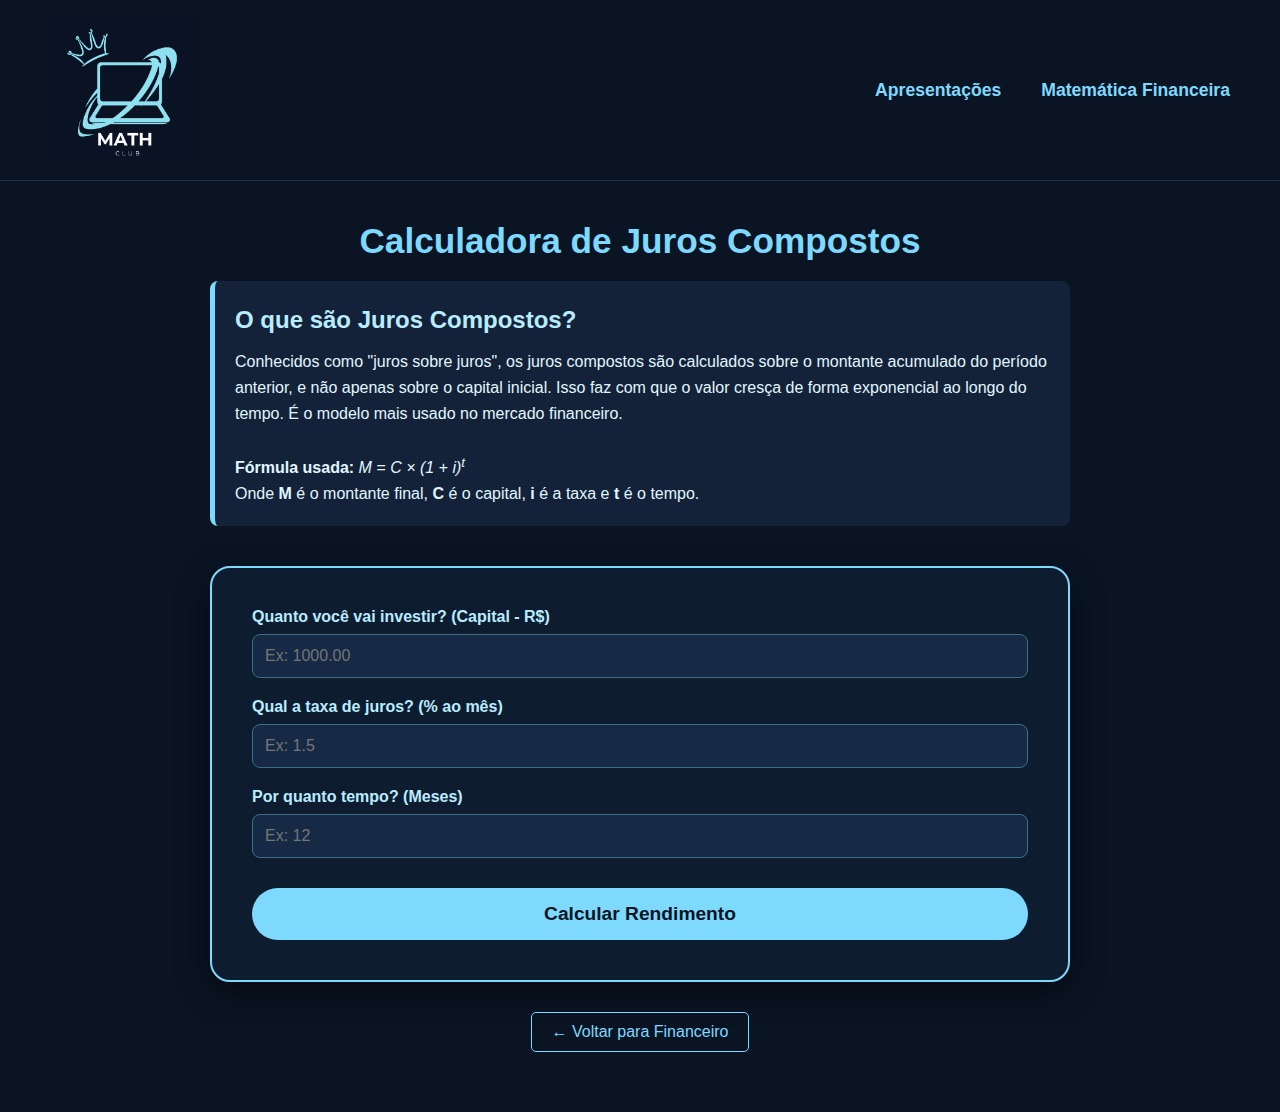
<file: financeiro_page/calculadora_composto/index.html>
<!DOCTYPE html>
<html lang="pt-BR">

<head>
    <meta charset="UTF-8">
    <meta name="viewport" content="width=device-width, initial-scale=1.0">
    <title>Math Club - Calculadora Juros Compostos</title>
    <link rel="stylesheet" href="/financeiro_page/calculadora_composto/index.css">
</head>

<body>
    <header>
        <a href="/index.html">
            <div class="logo">
                <img src="/images/logo.png" alt="Math Club Logo"
                    onerror="this.src='https://placehold.co/200x50/0a1423/7ed9ff?text=Math+Club'">
            </div>
        </a>
        <nav>
            <a href="#">Apresentações</a>
            <a href="/financeiro.html">Matemática Financeira</a>
        </nav>
    </header>

    <h1 class="page-title">Calculadora de Juros Compostos</h1>

    <main class="main-container">

        <!-- Área de Explicação Teórica -->
        <section class="info-card">
            <h2>O que são Juros Compostos?</h2>
            <p>
                Conhecidos como "juros sobre juros", os juros compostos são calculados sobre o montante acumulado do
                período anterior, e não apenas sobre o capital inicial. Isso faz com que o valor cresça de forma
                exponencial ao longo do tempo. É o modelo mais usado no mercado financeiro.
                <br><br>
                <strong>Fórmula usada:</strong> <em>M = C × (1 + i)<sup>t</sup></em> <br>
                Onde <strong>M</strong> é o montante final, <strong>C</strong> é o capital, <strong>i</strong> é a taxa
                e <strong>t</strong> é o tempo.
            </p>
        </section>

        <!-- Calculadora -->
        <section class="calculator-box">
            <div class="form-group">
                <label for="capital">Quanto você vai investir? (Capital - R$)</label>
                <input type="number" id="capital" placeholder="Ex: 1000.00" step="0.01">
            </div>

            <div class="form-group">
                <label for="taxa">Qual a taxa de juros? (% ao mês)</label>
                <input type="number" id="taxa" placeholder="Ex: 1.5" step="0.01">
            </div>

            <div class="form-group">
                <label for="tempo">Por quanto tempo? (Meses)</label>
                <input type="number" id="tempo" placeholder="Ex: 12">
            </div>

            <button class="calc-btn" onclick="calcularJurosCompostos()">Calcular Rendimento</button>

            <!-- Área de Resultado (Inicialmente oculta) -->
            <div id="resultArea" class="result-section">
                <h3 class="result-title">Resultado da Simulação</h3>

                <div class="result-item">
                    <span>Capital Investido:</span>
                    <span class="result-value" id="resCapital">R$ 0,00</span>
                </div>
                <div class="result-item">
                    <span>Taxa de Juros:</span>
                    <span class="result-value" id="resTaxa">0% a.m.</span>
                </div>
                <div class="result-item">
                    <span>Período:</span>
                    <span class="result-value" id="resTempo">0 meses</span>
                </div>
                <div class="result-item">
                    <span>Juros Acumulados:</span>
                    <span class="result-value highlight" id="resJuros">R$ 0,00</span>
                </div>
                <div class="result-item" style="border-top: 1px solid #7ed9ff; margin-top: 10px; padding-top: 15px;">
                    <span style="font-size: 1.2rem; color: #b9ecff;">Montante Total:</span>
                    <span class="result-value highlight" id="resTotal">R$ 0,00</span>
                </div>
            </div>
        </section>

        <a href="/financeiro_page/financeiros.html" class="back-link">← Voltar para Financeiro</a>
    </main>

    <script src="/financeiro_page/calculadora_composto/script.js"></script>
</body>

</html>
</file>
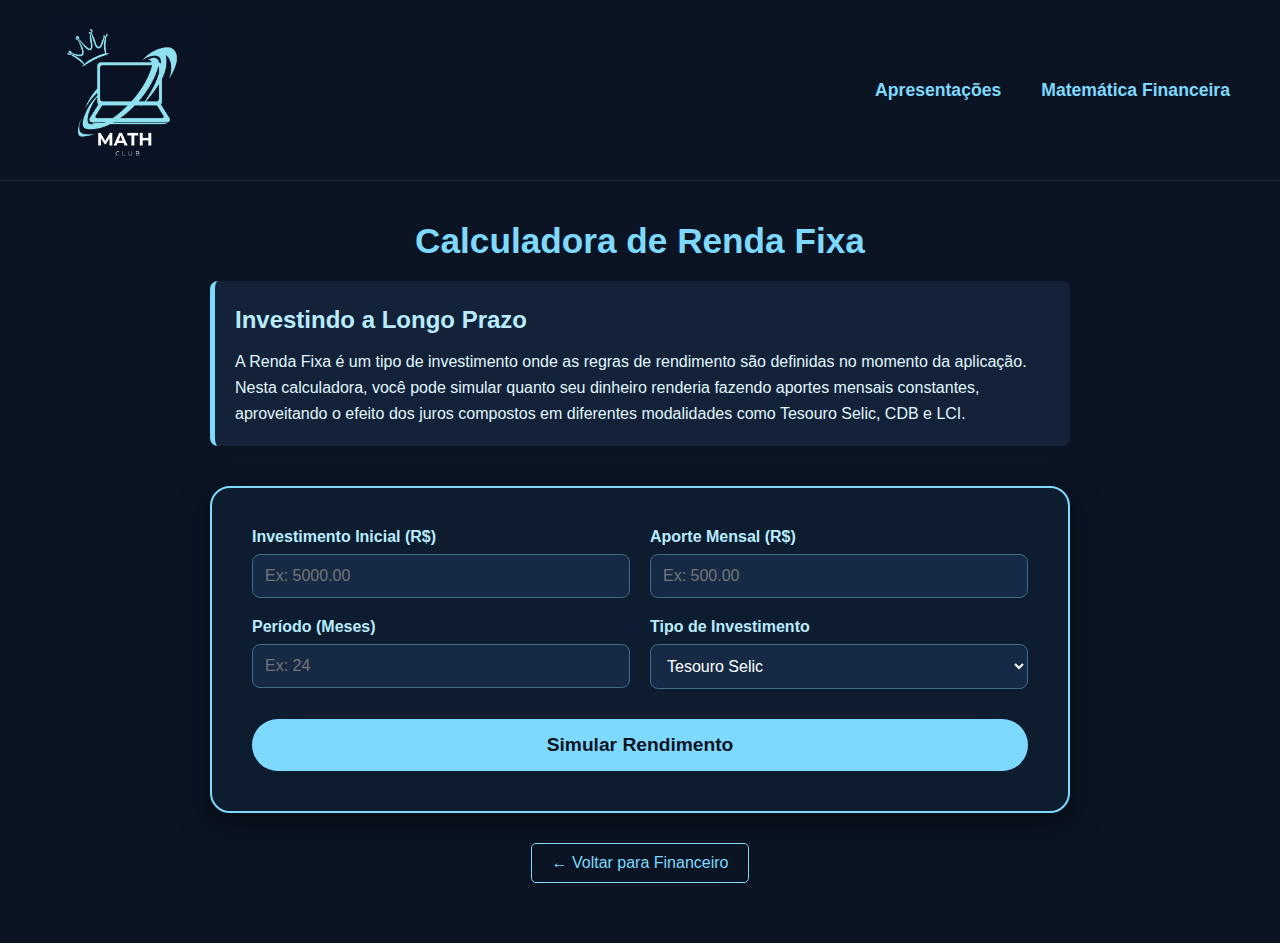
<file: financeiro_page/calculadora_rendafixa/index.html>
<!DOCTYPE html>
<html lang="pt-BR">

<head>
    <meta charset="UTF-8">
    <meta name="viewport" content="width=device-width, initial-scale=1.0">
    <title>Math Club - Calculadora Renda Fixa</title>
    <link rel="stylesheet" href="/financeiro_page/calculadora_rendafixa/index.css">
</head>

<body>
    <header>
        <a href="/index.html">
            <div class="logo">
                <img src="/images/logo.png" alt="Math Club Logo" onerror="this.src='https://placehold.co/200x50/0a1423/7ed9ff?text=Math+Club'">
            </div>
        </a>
        <nav>
            <a href="#">Apresentações</a>
            <a href="/financeiro.html">Matemática Financeira</a>
        </nav>
    </header>

    <h1 class="page-title">Calculadora de Renda Fixa</h1>

    <main class="main-container">
        
        <!-- Área de Explicação -->
        <section class="info-card">
            <h2>Investindo a Longo Prazo</h2>
            <p>
                A Renda Fixa é um tipo de investimento onde as regras de rendimento são definidas no momento da aplicação. 
                Nesta calculadora, você pode simular quanto seu dinheiro renderia fazendo aportes mensais constantes, 
                aproveitando o efeito dos juros compostos em diferentes modalidades como Tesouro Selic, CDB e LCI.
            </p>
        </section>

        <!-- Calculadora -->
        <section class="calculator-box">
            
            <div class="form-row">
                <div class="form-group">
                    <label for="investimentoInicial">Investimento Inicial (R$)</label>
                    <input type="number" id="investimentoInicial" placeholder="Ex: 5000.00" step="0.01">
                </div>
                <div class="form-group">
                    <label for="aporteMensal">Aporte Mensal (R$)</label>
                    <input type="number" id="aporteMensal" placeholder="Ex: 500.00" step="0.01">
                </div>
            </div>

            <div class="form-row">
                <div class="form-group">
                    <label for="periodo">Período (Meses)</label>
                    <input type="number" id="periodo" placeholder="Ex: 24">
                </div>
                <div class="form-group">
                    <label for="tipoInvestimento">Tipo de Investimento</label>
                    <select id="tipoInvestimento" onchange="verificarTipoPersonalizado()">
                        <option value="selic">Tesouro Selic</option>
                        <option value="cdb">CDB</option>
                        <option value="lci">LCI / LCA</option>
                        <option value="poupanca">Poupança</option>
                        <option value="personalizado">Personalizado (Outra taxa)</option>
                    </select>
                </div>
            </div>

            <!-- Campo Condicional para Taxa Personalizada -->
            <div class="form-group hidden" id="divTaxaPersonalizada">
                <label for="taxaAnualPersonalizada">Taxa Anual Personalizada (%)</label>
                <input type="number" id="taxaAnualPersonalizada" placeholder="Ex: 12.5" step="0.01">
            </div>

            <button class="calc-btn" onclick="calcularInvestimento()">Simular Rendimento</button>

            <!-- Área de Resultado -->
            <div id="resultArea" class="result-section">
                <h3 class="result-title">Projeção do Investimento</h3>
                
                <div class="result-grid">
                    <div class="result-item">
                        <span>Total Investido (Principal)</span>
                        <span class="result-value" id="resTotalInvestido">R$ 0,00</span>
                    </div>
                    <div class="result-item">
                        <span>Total em Rendimentos</span>
                        <span class="result-value" id="resRendimentos" style="color: #7ed9ff;">R$ 0,00</span>
                    </div>
                    <div class="result-item">
                        <span>Taxa Mensal Efetiva</span>
                        <span class="result-value" id="resTaxaMensal">0%</span>
                    </div>
                    <div class="result-item">
                        <span>Taxa Anual Considerada</span>
                        <span class="result-value" id="resTaxaAnual">0%</span>
                    </div>
                    
                    <div class="result-item highlight-box">
                        <span>Montante Final Bruto</span>
                        <span class="result-value" id="resMontanteFinal">R$ 0,00</span>
                    </div>
                </div>
            </div>
        </section>

        <a href="/financeiro_page/financeiros.html" class="back-link">← Voltar para Financeiro</a>
    </main>
    <script src="/financeiro_page/calculadora_rendafixa/script.js"></script>
</body>

</html>
</file>
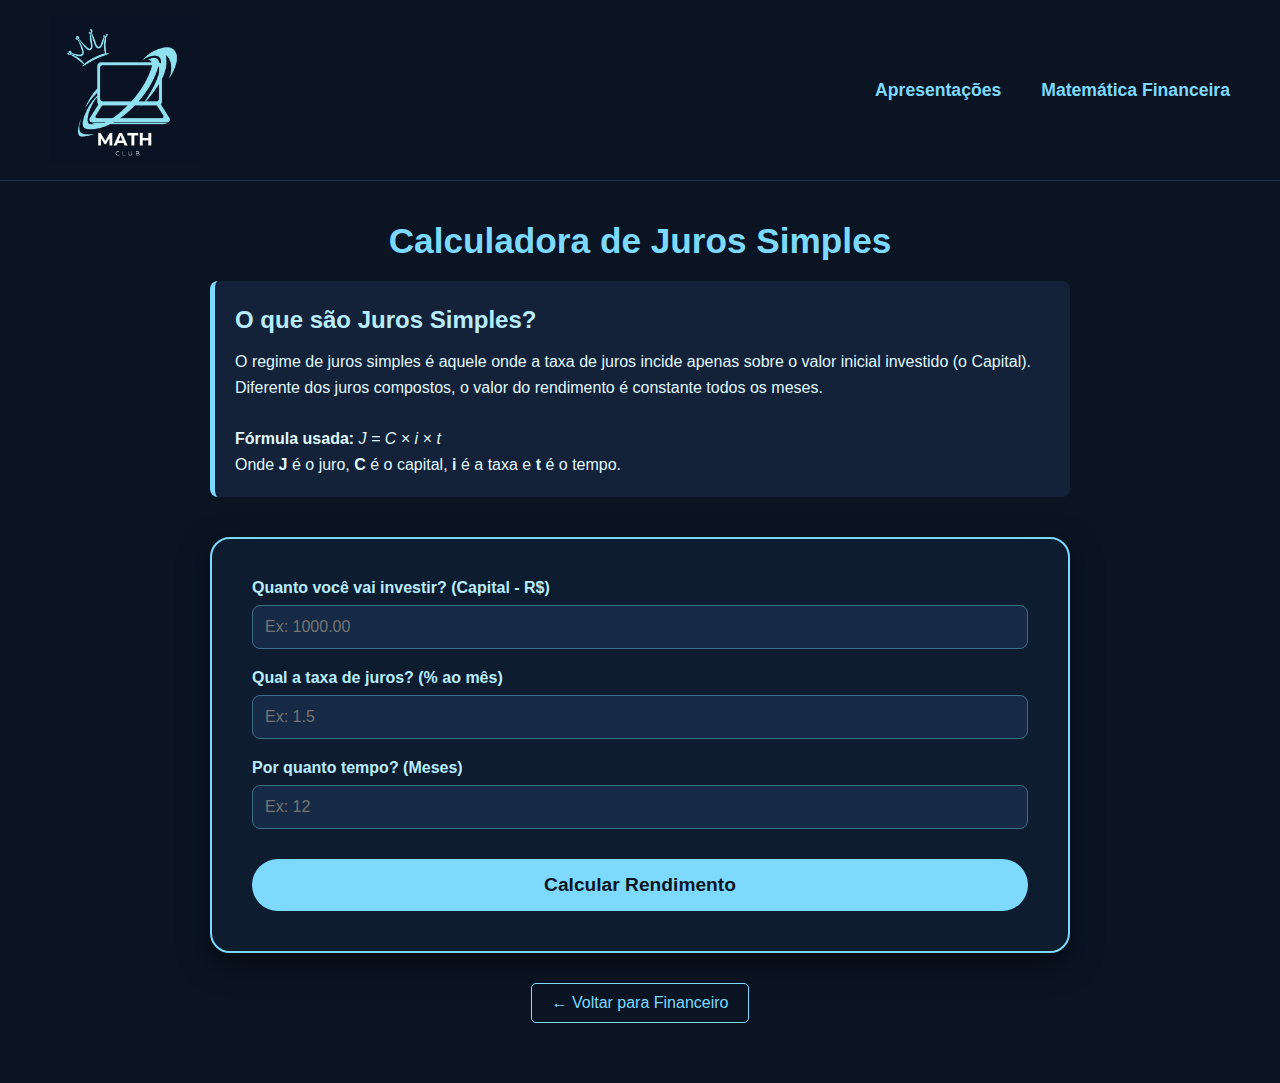
<file: financeiro_page/calculadora_simples/index.html>
<!DOCTYPE html>
<html lang="pt-BR">

<head>
    <meta charset="UTF-8">
    <meta name="viewport" content="width=device-width, initial-scale=1.0">
    <title>Math Club - Calculadora Juros Simples</title>
    <link rel="stylesheet" href="/financeiro_page/calculadora_simples/index.css">
</head>

<body>
    <header>
        <a href="/index.html">
            <div class="logo">
                <img src="/images/logo.png" alt="Math Club Logo"
                    onerror="this.src='https://placehold.co/200x50/0a1423/7ed9ff?text=Math+Club'">
            </div>
        </a>
        <nav>
            <a href="#">Apresentações</a>
            <a href="/financeiro.html">Matemática Financeira</a>
        </nav>
    </header>

    <h1 class="page-title">Calculadora de Juros Simples</h1>

    <main class="main-container">

        <!-- Área de Explicação Teórica -->
        <section class="info-card">
            <h2>O que são Juros Simples?</h2>
            <p>
                O regime de juros simples é aquele onde a taxa de juros incide apenas sobre o valor inicial investido (o
                Capital).
                Diferente dos juros compostos, o valor do rendimento é constante todos os meses.
                <br><br>
                <strong>Fórmula usada:</strong> <em>J = C × i × t</em> <br>
                Onde <strong>J</strong> é o juro, <strong>C</strong> é o capital, <strong>i</strong> é a taxa e
                <strong>t</strong> é o tempo.
            </p>
        </section>

        <!-- Calculadora -->
        <section class="calculator-box">
            <div class="form-group">
                <label for="capital">Quanto você vai investir? (Capital - R$)</label>
                <input type="number" id="capital" placeholder="Ex: 1000.00" step="0.01">
            </div>

            <div class="form-group">
                <label for="taxa">Qual a taxa de juros? (% ao mês)</label>
                <input type="number" id="taxa" placeholder="Ex: 1.5" step="0.01">
            </div>

            <div class="form-group">
                <label for="tempo">Por quanto tempo? (Meses)</label>
                <input type="number" id="tempo" placeholder="Ex: 12">
            </div>

            <button class="calc-btn" onclick="calcularJuros()">Calcular Rendimento</button>

            <!-- Área de Resultado (Inicialmente oculta) -->
            <div id="resultArea" class="result-section">
                <h3 class="result-title">Resultado da Simulação</h3>

                <div class="result-item">
                    <span>Capital Investido:</span>
                    <span class="result-value" id="resCapital">R$ 0,00</span>
                </div>
                <div class="result-item">
                    <span>Taxa de Juros:</span>
                    <span class="result-value" id="resTaxa">0% a.m.</span>
                </div>
                <div class="result-item">
                    <span>Período:</span>
                    <span class="result-value" id="resTempo">0 meses</span>
                </div>
                <div class="result-item">
                    <span>Juros Acumulados:</span>
                    <span class="result-value highlight" id="resJuros">R$ 0,00</span>
                </div>
                <div class="result-item" style="border-top: 1px solid #7ed9ff; margin-top: 10px; padding-top: 15px;">
                    <span style="font-size: 1.2rem; color: #b9ecff;">Montante Total:</span>
                    <span class="result-value highlight" id="resTotal">R$ 0,00</span>
                </div>
            </div>
        </section>

        <a href="/financeiro_page/financeiros.html" class="back-link">← Voltar para Financeiro</a>
    </main>

    <script src="/financeiro_page/calculadora_simples/script.js"></script>
</body>

</html>
</file>
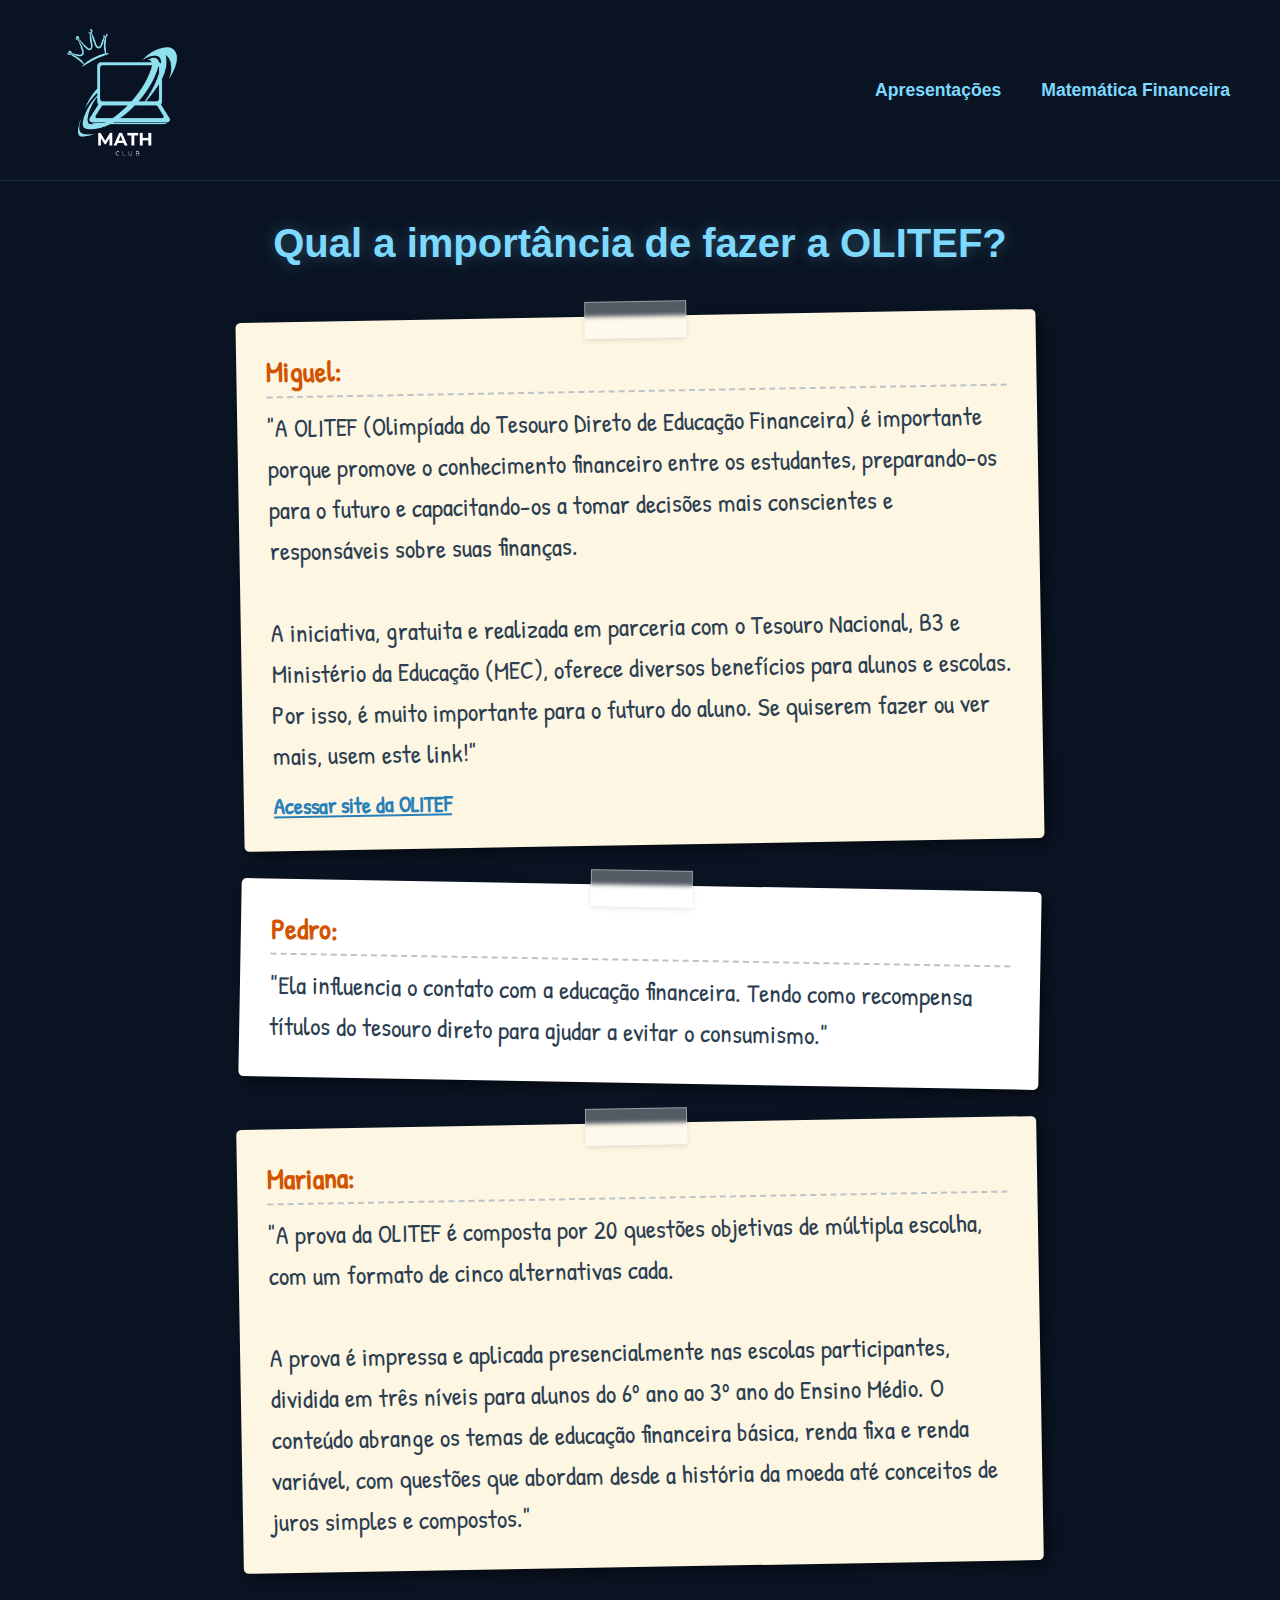
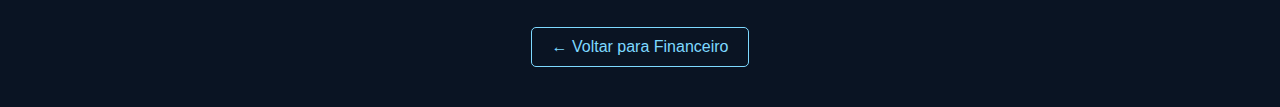
<file: financeiro_page/olitef_page/index.html>
<!DOCTYPE html>
<html lang="pt-BR">

<head>
    <meta charset="UTF-8">
    <meta name="viewport" content="width=device-width, initial-scale=1.0">
    <title>Math Club - Sobre a OLITEF</title>
    <!-- Importando a fonte manuscrita -->
    <link href="https://fonts.googleapis.com/css2?family=Patrick+Hand&display=swap" rel="stylesheet">
<link rel="stylesheet" href="/financeiro_page/olitef_page/index.css">
</head>

<body>
    <header>
        <a href="/index.html">
            <div class="logo">
                <img src="/images/logo.png" alt="Math Club Logo"
                    onerror="this.src='https://placehold.co/200x50/0a1423/7ed9ff?text=Math+Club'">
            </div>
        </a>
        <nav>
            <a href="#">Apresentações</a>
            <a href="/financeiro.html">Matemática Financeira</a>
        </nav>
    </header>

    <main class="page-container">

        <h1 class="page-title">Qual a importância de fazer a OLITEF?</h1>

        <div class="students-wall">

            <!-- Depoimento Miguel -->
            <div class="note-card">
                <span class="student-name">Miguel:</span>
                <p class="handwritten">
                    "A OLITEF (Olimpíada do Tesouro Direto de Educação Financeira) é importante porque promove o
                    conhecimento financeiro entre os estudantes, preparando-os para o futuro e capacitando-os a tomar
                    decisões mais conscientes e responsáveis sobre suas finanças.
                    <br><br>
                    A iniciativa, gratuita e realizada em parceria com o Tesouro Nacional, B3 e Ministério da Educação
                    (MEC), oferece diversos benefícios para alunos e escolas. Por isso, é muito importante para o futuro
                    do aluno. Se quiserem fazer ou ver mais, usem este link!"
                </p>
                <a href="https://www.olitef.com.br/" target="_blank" class="olitef-link">Acessar site da OLITEF</a>
            </div>

            <!-- Depoimento Pedro -->
            <div class="note-card">
                <span class="student-name">Pedro:</span>
                <p class="handwritten">
                    "Ela influencia o contato com a educação financeira. Tendo como recompensa títulos do tesouro direto
                    para ajudar a evitar o consumismo."
                </p>
            </div>

            <!-- Depoimento Mariana -->
            <div class="note-card">
                <span class="student-name">Mariana:</span>
                <p class="handwritten">
                    "A prova da OLITEF é composta por 20 questões objetivas de múltipla escolha, com um formato de cinco
                    alternativas cada.
                    <br><br>
                    A prova é impressa e aplicada presencialmente nas escolas participantes, dividida em três níveis
                    para alunos do 6º ano ao 3º ano do Ensino Médio. O conteúdo abrange os temas de educação financeira
                    básica, renda fixa e renda variável, com questões que abordam desde a história da moeda até
                    conceitos de juros simples e compostos."
                </p>
            </div>

        </div>

        <a href="/financeiro_page/financeiros.html" class="back-link">← Voltar para Financeiro</a>

    </main>

</body>

</html>
</file>
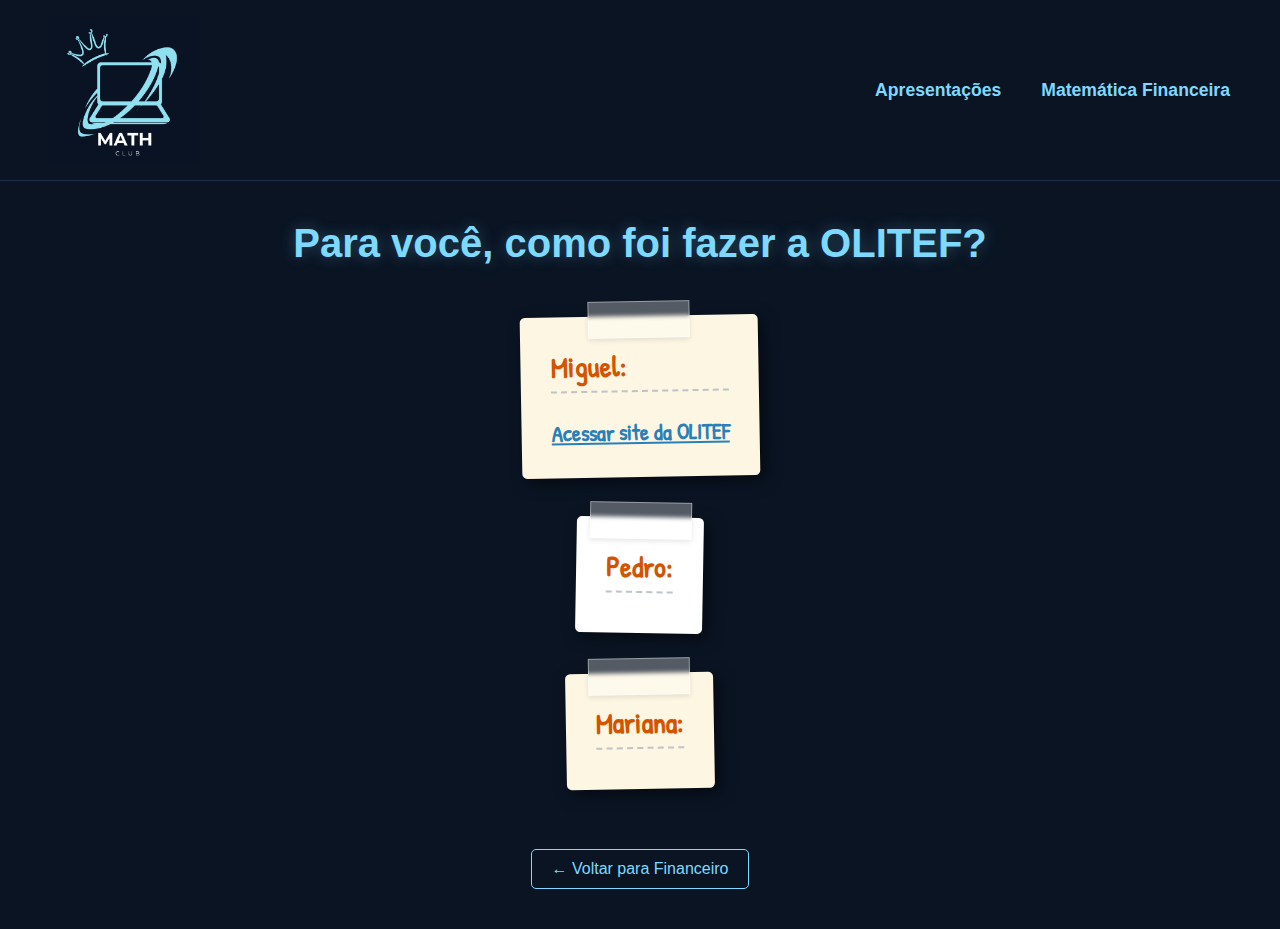
<file: financeiro_page/olitef_page_two/index.html>
<!DOCTYPE html>
<html lang="pt-BR">

<head>
    <meta charset="UTF-8">
    <meta name="viewport" content="width=device-width, initial-scale=1.0">
    <title>Math Club - Sobre a OLITEF</title>
    <!-- Importando a fonte manuscrita -->
    <link href="https://fonts.googleapis.com/css2?family=Patrick+Hand&display=swap" rel="stylesheet">
<link rel="stylesheet" href="/financeiro_page/olitef_page/index.css">
</head>

<body>
    <header>
        <a href="/index.html">
            <div class="logo">
                <img src="/images/logo.png" alt="Math Club Logo"
                    onerror="this.src='https://placehold.co/200x50/0a1423/7ed9ff?text=Math+Club'">
            </div>
        </a>
        <nav>
            <a href="#">Apresentações</a>
            <a href="/financeiro.html">Matemática Financeira</a>
        </nav>
    </header>

    <main class="page-container">

        <h1 class="page-title">Para você, como foi fazer a OLITEF?</h1>

        <div class="students-wall">

            <!-- Depoimento Miguel -->
            <div class="note-card">
                <span class="student-name">Miguel:</span>
                <p class="handwritten">
                   
                </p>
                <a href="https://www.olitef.com.br/" target="_blank" class="olitef-link">Acessar site da OLITEF</a>
            </div>

            <!-- Depoimento Pedro -->
            <div class="note-card">
                <span class="student-name">Pedro:</span>
                <p class="handwritten">
                  
                </p>
            </div>

            <!-- Depoimento Mariana -->
            <div class="note-card">
                <span class="student-name">Mariana:</span>
                <p class="handwritten">
                    
                </p>
            </div>

        </div>

        <a href="/financeiro_page/financeiros.html" class="back-link">← Voltar para Financeiro</a>

    </main>

</body>

</html>
</file>
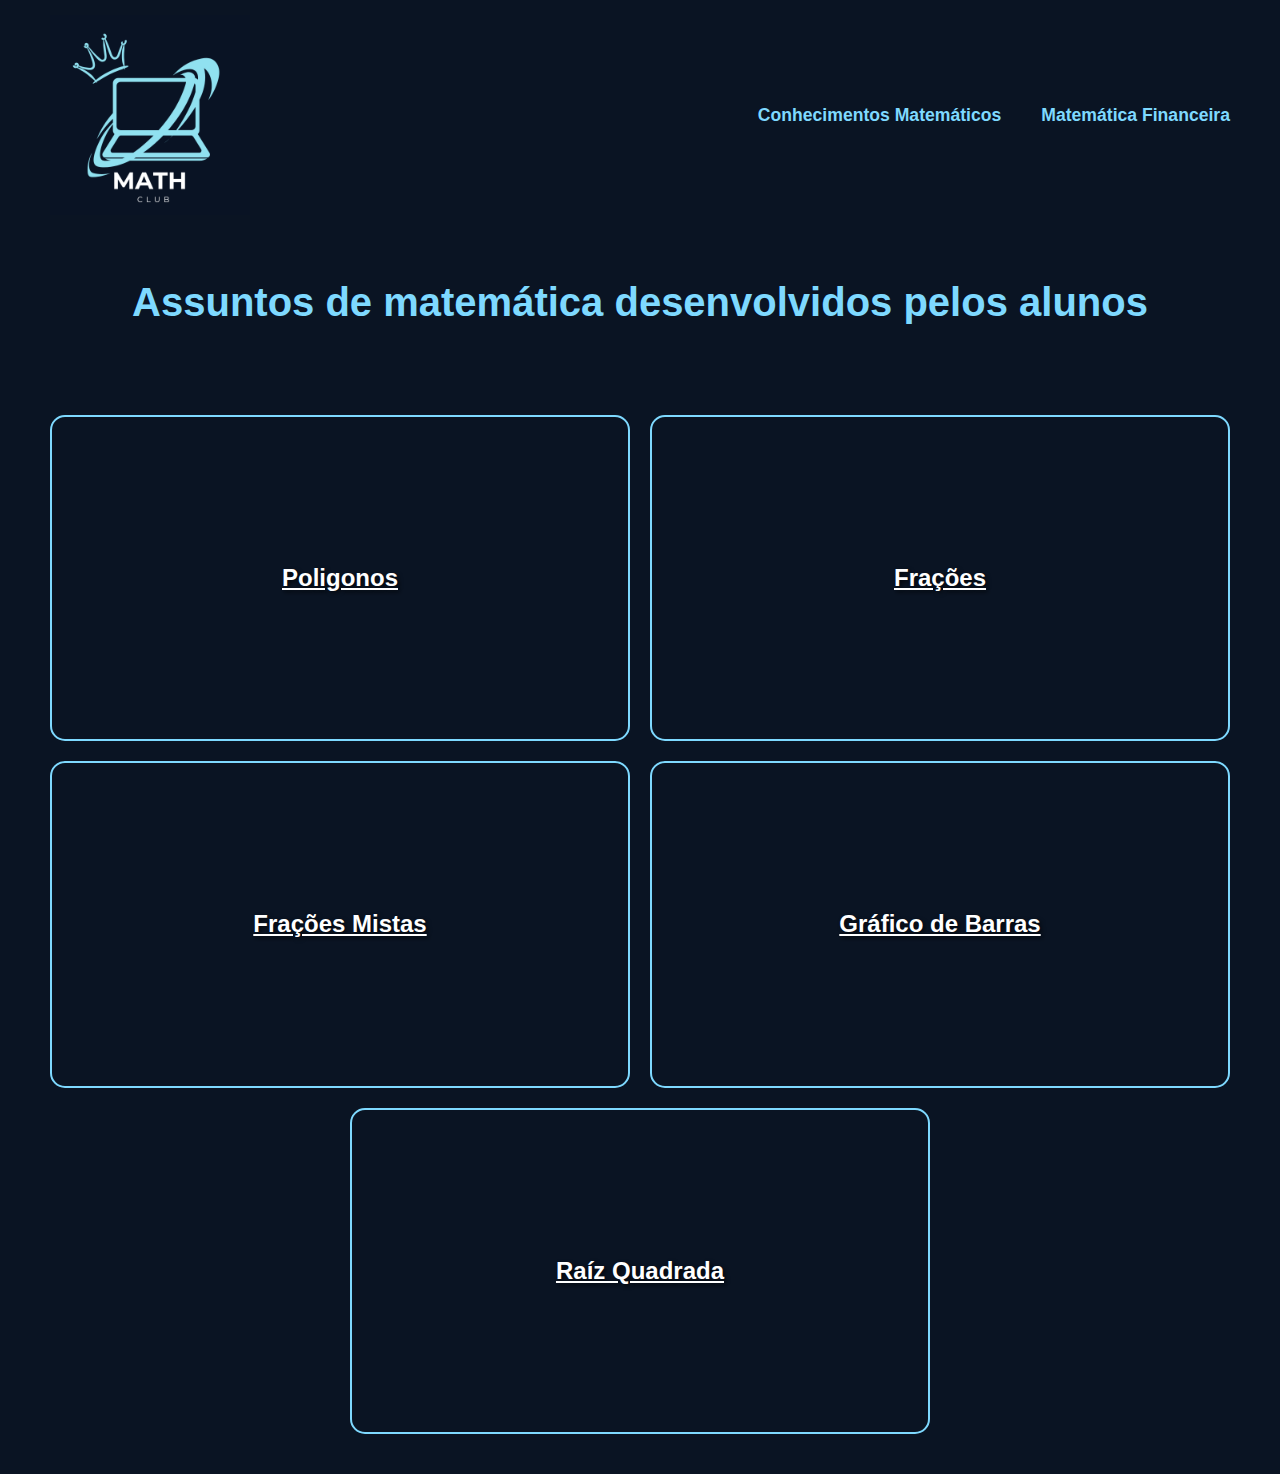
<file: conteudos_page/conteudos.html>
<!DOCTYPE html>
<html lang="pt-BR">

<head>
    <meta charset="UTF-8">
    <meta name="viewport" content="width=device-width, initial-scale=1.0">
    <title>Math Club - conteudos</title>
    <link rel="stylesheet" href="/conteudos_page/index.css">
</head>

<body>
    <header>
        <a href="/index.html">
            <div class="logo">
                <img src="/images/logo.png" alt="Math Club Logo">
            </div>
        </a>
        <nav>
            <a href="/conteudos_page/conteudos.html">Conhecimentos Matemáticos</a>
            <a href="/financeiro_page/financeiros.html">Matemática Financeira</a>
    </header>

    <h1 class="page-title">Assuntos de matemática desenvolvidos pelos alunos</h1>
    <main class="content-container">
        <a href="apresetacao/apresentacao.html?pasta=poligonos" class="content-box" id="poligonos">
            Poligonos
        </a>
        <a href="apresetacao/apresentacao.html?pasta=fracoes" class="content-box" id="fracoes">
            Frações
        </a>
        <a href="apresetacao/apresentacao.html?pasta=fracoes_mistas" class="content-box" id="fracoes_mistas">
            Frações Mistas
        </a>
        <a href="apresetacao/apresentacao.html?pasta=grafico_de_barras" class="content-box" id="grafico_de_barras">
            Gráfico de Barras
        </a>
        <a href="apresetacao/apresentacao.html?pasta=raiz_quadrada" class="content-box" id="raiz_quadrada">
            Raíz Quadrada
        </a>
    </main>
</body>

</html>
</file>
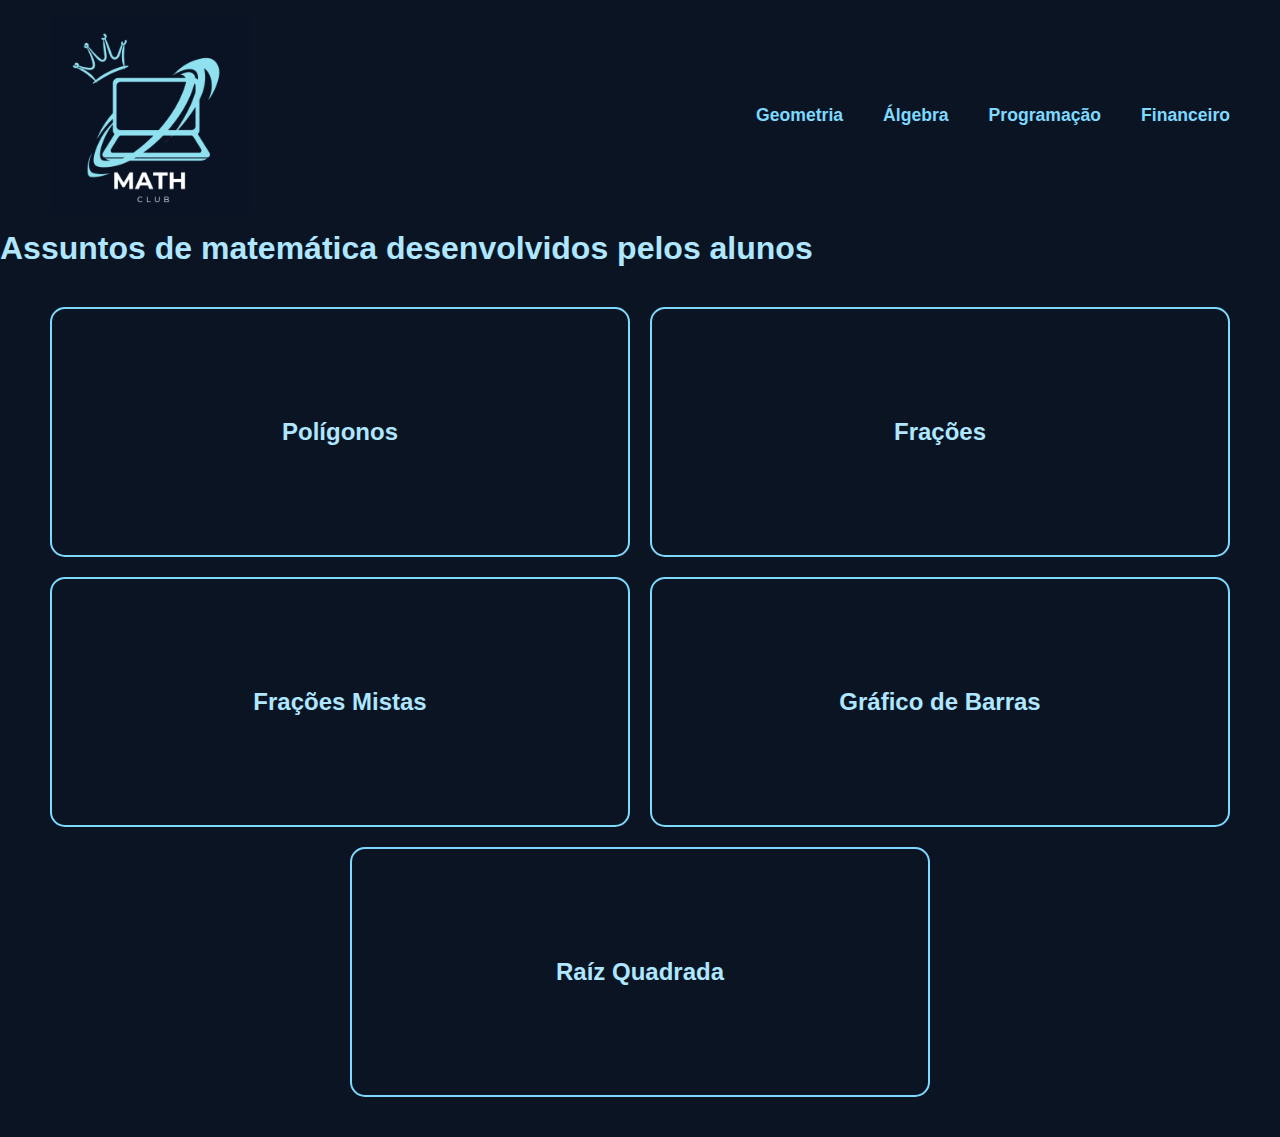
<file: conteudos_page/geometria.html>
<!DOCTYPE html>
<html lang="pt-BR">

<head>
    <meta charset="UTF-8">
    <meta name="viewport" content="width=device-width, initial-scale=1.0">
    <title>Math Club - geometria</title>
    <link rel="stylesheet" href="/geometria_page/index.css">
</head>

<body>
    <header>
        <a href="/index.html">
            <div class="logo">
                <img src="/images/logo.png" alt="Math Club Logo">
            </div>
        </a>
        <nav>
            <a href="#">Geometria</a>
            <a href="#">Álgebra</a>
            <a href="#">Programação</a>
            <a href="#">Financeiro</a>
    </header>

    <h1 class="page-title">Assuntos de matemática desenvolvidos pelos alunos</h1>
    <main class="content-container">
        <div class="content-box box-1">
            Polígonos
        </div>
        <div class="content-box box-2">
            Frações
        </div>
        <div class="content-box box-3">
            Frações Mistas
        </div>
        <div class="content-box box-4">
            Gráfico de Barras
        </div>
        <div class="content-box box-4">
            Raíz Quadrada
        </div>
    </main>

</body>

</html>
</file>
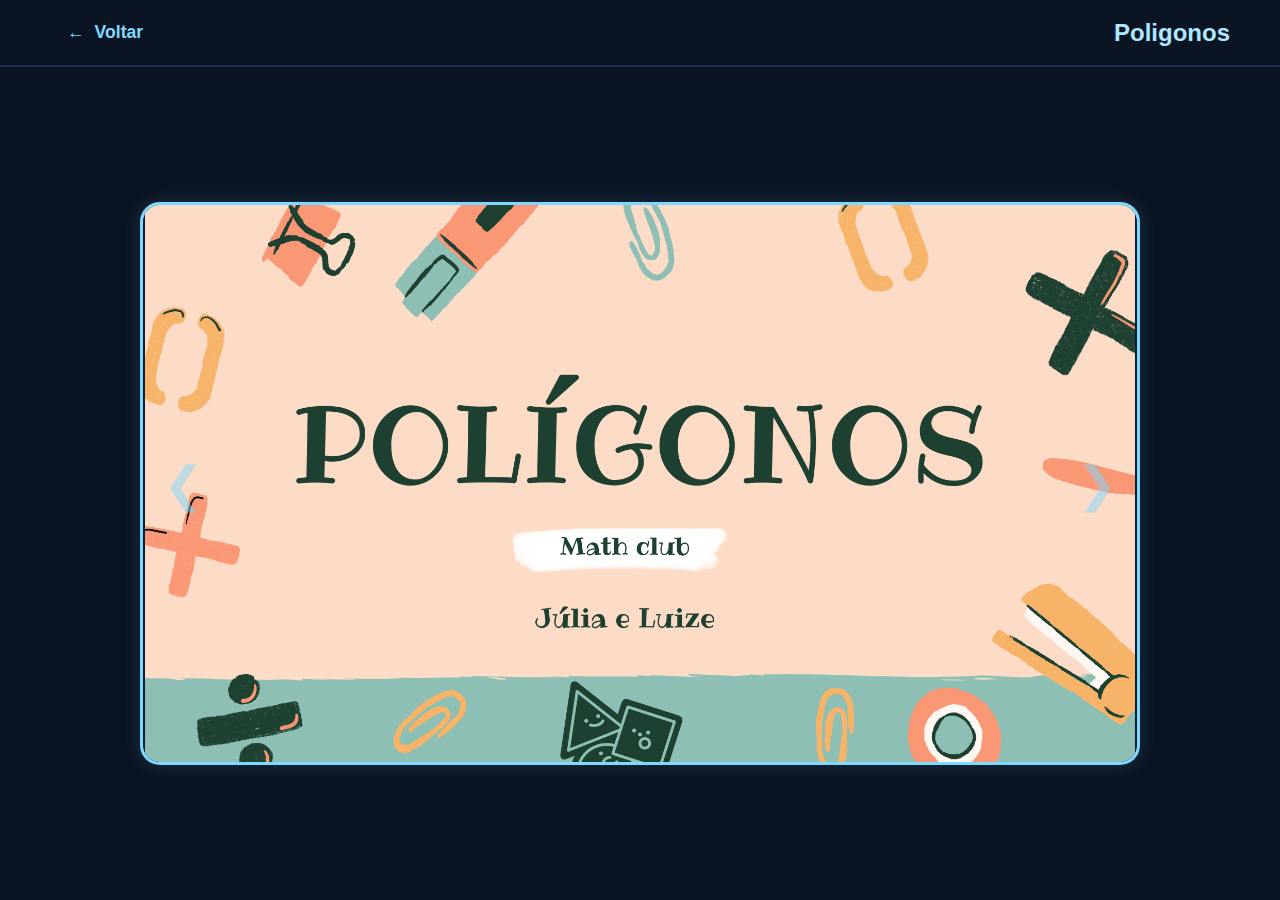
<file: conteudos_page/apresetacao/apresentacao.html>
<!DOCTYPE html>
<html lang="pt-BR">

<head>
    <meta charset="UTF-8">
    <meta name="viewport" content="width=device-width, initial-scale=1.0">
    <title>Apresentação - Math Club</title>
    <link rel="stylesheet" href="../apresetacao/index.css">
</head>

<body>
    <header>
        <a href="../conteudos.html" class="btn-voltar">
            <span>&#8592;</span> Voltar
        </a>
        <h1 id="titulo-topico">Apresentação</h1>
    </header>

    <main>
        <div class="slide-container">
            <div class="status-msg">Carregando slide...</div>

            <!-- Imagem Principal -->
            <!-- O src começa vazio e é preenchido pelo script -->
            <img id="slide-img" src="" alt="Slide da apresentação">

            <!-- Áreas de clique -->
            <button class="btn-nav btn-prev" onclick="mudarSlide(-1)">&#10094;</button>
            <button class="btn-nav btn-next" onclick="mudarSlide(1)">&#10095;</button>
        </div>
    </main>
    <script src="../apresetacao/script.js"></script>
</body>

</html>
</file>
<file: financeiro_page/calculadora_composto/index.css>
/* --- ESTILOS GERAIS (Idêntico ao Juros Simples) --- */
* {
    margin: 0;
    padding: 0;
    box-sizing: border-box;
    font-family: Arial, sans-serif;
}

body {
    background-color: #0a1423;
    color: #aee7ff;
    display: flex;
    flex-direction: column;
    min-height: 100vh;
}

a {
    text-decoration: none;
}

/* --- HEADER --- */
header {
    display: flex;
    align-items: center;
    justify-content: space-between;
    padding: 15px 50px;
    background-color: #0a1423;
    border-bottom: 1px solid #1c2e4a;
}

.logo {
    display: flex;
    align-items: center;
    gap: 10px;
}

.logo img {
    width: 150px;
    height: auto;
}

nav {
    display: flex;
    gap: 40px;
}

nav a {
    color: #7ed9ff;
    font-weight: 700;
    font-size: 1.1rem;
    transition: 0.3s;
}

nav a:hover {
    color: #b9ecff;
    text-shadow: 0 0 10px rgba(126, 217, 255, 0.5);
}

/* --- CONTEÚDO DA PÁGINA --- */
.page-title {
    text-align: center;
    margin: 40px 0 20px 0;
    font-size: 2.2rem;
    color: #7ed9ff;
    font-weight: 700;
}

.main-container {
    display: flex;
    flex-direction: column;
    align-items: center;
    padding: 0 20px 60px 20px;
    max-width: 900px;
    margin: 0 auto;
    width: 100%;
}

/* --- CARD DE EXPLICAÇÃO --- */
.info-card {
    background-color: #132238;
    border-left: 5px solid #7ed9ff;
    padding: 20px;
    border-radius: 8px;
    margin-bottom: 40px;
    width: 100%;
    line-height: 1.6;
    color: #e0f7ff;
}

.info-card h2 {
    color: #b9ecff;
    margin-bottom: 10px;
    font-size: 1.5rem;
}

/* --- CALCULADORA --- */
.calculator-box {
    background-color: #0e1c30;
    border: 2px solid #7ed9ff;
    border-radius: 20px;
    padding: 40px;
    width: 100%;
    box-shadow: 0 10px 30px rgba(0, 0, 0, 0.5);
}

.form-group {
    margin-bottom: 20px;
}

.form-group label {
    display: block;
    margin-bottom: 8px;
    font-weight: bold;
    color: #b9ecff;
}

.form-group input {
    width: 100%;
    padding: 12px;
    border-radius: 8px;
    border: 1px solid #3c6e85;
    background-color: #162a45;
    color: #fff;
    font-size: 1rem;
    outline: none;
    transition: border-color 0.3s;
}

.form-group input:focus {
    border-color: #7ed9ff;
    box-shadow: 0 0 8px rgba(126, 217, 255, 0.2);
}

.calc-btn {
    width: 100%;
    background-color: #7ed9ff;
    color: #0a1423;
    border: none;
    padding: 15px;
    font-size: 1.2rem;
    font-weight: bold;
    border-radius: 50px;
    cursor: pointer;
    transition: transform 0.2s, box-shadow 0.2s;
    margin-top: 10px;
}

.calc-btn:hover {
    background-color: #b9ecff;
    transform: translateY(-2px);
    box-shadow: 0 5px 15px rgba(126, 217, 255, 0.4);
}

/* --- RESULTADOS --- */
.result-section {
    margin-top: 30px;
    padding-top: 20px;
    border-top: 1px solid #3c6e85;
    display: none;
    /* Escondido inicialmente */
    animation: fadeIn 0.5s ease;
}

@keyframes fadeIn {
    from {
        opacity: 0;
        transform: translateY(10px);
    }

    to {
        opacity: 1;
        transform: translateY(0);
    }
}

.result-title {
    text-align: center;
    font-size: 1.4rem;
    margin-bottom: 20px;
    color: #7ed9ff;
}

.result-item {
    display: flex;
    justify-content: space-between;
    margin-bottom: 10px;
    font-size: 1.1rem;
    padding: 10px;
    border-radius: 5px;
}

.result-item:nth-child(even) {
    background-color: #162a45;
}

.result-value {
    font-weight: bold;
    color: #fff;
}

.highlight {
    color: #7ed9ff;
    font-size: 1.3rem;
}

/* Botão Voltar */
.back-link {
    display: inline-block;
    margin-top: 30px;
    color: #7ed9ff;
    border: 1px solid #7ed9ff;
    padding: 10px 20px;
    border-radius: 5px;
    transition: 0.3s;
}

.back-link:hover {
    background-color: rgba(126, 217, 255, 0.1);
}

@media (max-width: 768px) {
    header {
        flex-direction: column;
        gap: 15px;
    }

    nav {
        flex-wrap: wrap;
        justify-content: center;
    }

    .calculator-box {
        padding: 20px;
    }
}
</file>
<file: financeiro_page/calculadora_rendafixa/index.css>
/* --- ESTILOS GERAIS (Consistente com as outras páginas) --- */
* {
    margin: 0;
    padding: 0;
    box-sizing: border-box;
    font-family: Arial, sans-serif;
}

body {
    background-color: #0a1423;
    color: #aee7ff;
    display: flex;
    flex-direction: column;
    min-height: 100vh;
}

a {
    text-decoration: none;
}

/* --- HEADER --- */
header {
    display: flex;
    align-items: center;
    justify-content: space-between;
    padding: 15px 50px;
    background-color: #0a1423;
    border-bottom: 1px solid #1c2e4a;
}

.logo {
    display: flex;
    align-items: center;
    gap: 10px;
}

.logo img {
    width: 150px;
    height: auto;
}

nav {
    display: flex;
    gap: 40px;
}

nav a {
    color: #7ed9ff;
    font-weight: 700;
    font-size: 1.1rem;
    transition: 0.3s;
}

nav a:hover {
    color: #b9ecff;
    text-shadow: 0 0 10px rgba(126, 217, 255, 0.5);
}

/* --- CONTEÚDO DA PÁGINA --- */
.page-title {
    text-align: center;
    margin: 40px 0 20px 0;
    font-size: 2.2rem;
    color: #7ed9ff;
    font-weight: 700;
}

.main-container {
    display: flex;
    flex-direction: column;
    align-items: center;
    padding: 0 20px 60px 20px;
    max-width: 900px;
    margin: 0 auto;
    width: 100%;
}

/* --- CARD DE EXPLICAÇÃO --- */
.info-card {
    background-color: #132238;
    border-left: 5px solid #7ed9ff;
    padding: 20px;
    border-radius: 8px;
    margin-bottom: 40px;
    width: 100%;
    line-height: 1.6;
    color: #e0f7ff;
}

.info-card h2 {
    color: #b9ecff;
    margin-bottom: 10px;
    font-size: 1.5rem;
}

/* --- CALCULADORA --- */
.calculator-box {
    background-color: #0e1c30;
    border: 2px solid #7ed9ff;
    border-radius: 20px;
    padding: 40px;
    width: 100%;
    box-shadow: 0 10px 30px rgba(0, 0, 0, 0.5);
}

.form-row {
    display: flex;
    gap: 20px;
    flex-wrap: wrap;
}

.form-group {
    margin-bottom: 20px;
    flex: 1;
    min-width: 250px;
}

.form-group label {
    display: block;
    margin-bottom: 8px;
    font-weight: bold;
    color: #b9ecff;
}

.form-group input,
.form-group select {
    width: 100%;
    padding: 12px;
    border-radius: 8px;
    border: 1px solid #3c6e85;
    background-color: #162a45;
    color: #fff;
    font-size: 1rem;
    outline: none;
    transition: border-color 0.3s;
}

.form-group input:focus,
.form-group select:focus {
    border-color: #7ed9ff;
    box-shadow: 0 0 8px rgba(126, 217, 255, 0.2);
}

/* Estilo para campo oculto */
.hidden {
    display: none;
}

.calc-btn {
    width: 100%;
    background-color: #7ed9ff;
    color: #0a1423;
    border: none;
    padding: 15px;
    font-size: 1.2rem;
    font-weight: bold;
    border-radius: 50px;
    cursor: pointer;
    transition: transform 0.2s, box-shadow 0.2s;
    margin-top: 10px;
}

.calc-btn:hover {
    background-color: #b9ecff;
    transform: translateY(-2px);
    box-shadow: 0 5px 15px rgba(126, 217, 255, 0.4);
}

/* --- RESULTADOS --- */
.result-section {
    margin-top: 30px;
    padding-top: 20px;
    border-top: 1px solid #3c6e85;
    display: none;
    animation: fadeIn 0.5s ease;
}

@keyframes fadeIn {
    from {
        opacity: 0;
        transform: translateY(10px);
    }

    to {
        opacity: 1;
        transform: translateY(0);
    }
}

.result-title {
    text-align: center;
    font-size: 1.4rem;
    margin-bottom: 20px;
    color: #7ed9ff;
}

.result-grid {
    display: grid;
    grid-template-columns: 1fr 1fr;
    gap: 15px;
}

.result-item {
    display: flex;
    flex-direction: column;
    background-color: #162a45;
    padding: 15px;
    border-radius: 8px;
}

.result-item span:first-child {
    font-size: 0.9rem;
    color: #b9ecff;
    margin-bottom: 5px;
}

.result-value {
    font-weight: bold;
    font-size: 1.2rem;
    color: #fff;
}

.highlight-box {
    grid-column: 1 / -1;
    background-color: rgba(126, 217, 255, 0.1);
    border: 1px solid #7ed9ff;
    text-align: center;
    padding: 20px;
}

.highlight-box .result-value {
    font-size: 2rem;
    color: #7ed9ff;
}

.back-link {
    display: inline-block;
    margin-top: 30px;
    color: #7ed9ff;
    border: 1px solid #7ed9ff;
    padding: 10px 20px;
    border-radius: 5px;
    transition: 0.3s;
}

.back-link:hover {
    background-color: rgba(126, 217, 255, 0.1);
}

@media (max-width: 768px) {
    header {
        flex-direction: column;
        gap: 15px;
    }

    nav {
        flex-wrap: wrap;
        justify-content: center;
    }

    .calculator-box {
        padding: 20px;
    }

    .result-grid {
        grid-template-columns: 1fr;
    }
}
</file>
<file: financeiro_page/calculadora_simples/index.css>
/* --- ESTILOS GERAIS (Baseado no seu layout) --- */
* {
    margin: 0;
    padding: 0;
    box-sizing: border-box;
    font-family: Arial, sans-serif;
}

body {
    background-color: #0a1423;
    color: #aee7ff;
    display: flex;
    flex-direction: column;
    min-height: 100vh;
}

a {
    text-decoration: none;
}

/* --- HEADER --- */
header {
    display: flex;
    align-items: center;
    justify-content: space-between;
    padding: 15px 50px;
    background-color: #0a1423;
    border-bottom: 1px solid #1c2e4a;
}

.logo {
    display: flex;
    align-items: center;
    gap: 10px;
}

.logo img {
    width: 150px;
    height: auto;
}

nav {
    display: flex;
    gap: 40px;
}

nav a {
    color: #7ed9ff;
    font-weight: 700;
    font-size: 1.1rem;
    transition: 0.3s;
}

nav a:hover {
    color: #b9ecff;
    text-shadow: 0 0 10px rgba(126, 217, 255, 0.5);
}

/* --- CONTEÚDO DA PÁGINA --- */
.page-title {
    text-align: center;
    margin: 40px 0 20px 0;
    font-size: 2.2rem;
    color: #7ed9ff;
    font-weight: 700;
}

.main-container {
    display: flex;
    flex-direction: column;
    align-items: center;
    padding: 0 20px 60px 20px;
    max-width: 900px;
    margin: 0 auto;
    width: 100%;
}

/* --- CARD DE EXPLICAÇÃO --- */
.info-card {
    background-color: #132238;
    border-left: 5px solid #7ed9ff;
    padding: 20px;
    border-radius: 8px;
    margin-bottom: 40px;
    width: 100%;
    line-height: 1.6;
    color: #e0f7ff;
}

.info-card h2 {
    color: #b9ecff;
    margin-bottom: 10px;
    font-size: 1.5rem;
}

/* --- CALCULADORA --- */
.calculator-box {
    background-color: #0e1c30;
    border: 2px solid #7ed9ff;
    border-radius: 20px;
    padding: 40px;
    width: 100%;
    box-shadow: 0 10px 30px rgba(0, 0, 0, 0.5);
}

.form-group {
    margin-bottom: 20px;
}

.form-group label {
    display: block;
    margin-bottom: 8px;
    font-weight: bold;
    color: #b9ecff;
}

.form-group input {
    width: 100%;
    padding: 12px;
    border-radius: 8px;
    border: 1px solid #3c6e85;
    background-color: #162a45;
    color: #fff;
    font-size: 1rem;
    outline: none;
    transition: border-color 0.3s;
}

.form-group input:focus {
    border-color: #7ed9ff;
    box-shadow: 0 0 8px rgba(126, 217, 255, 0.2);
}

.calc-btn {
    width: 100%;
    background-color: #7ed9ff;
    color: #0a1423;
    border: none;
    padding: 15px;
    font-size: 1.2rem;
    font-weight: bold;
    border-radius: 50px;
    cursor: pointer;
    transition: transform 0.2s, box-shadow 0.2s;
    margin-top: 10px;
}

.calc-btn:hover {
    background-color: #b9ecff;
    transform: translateY(-2px);
    box-shadow: 0 5px 15px rgba(126, 217, 255, 0.4);
}

/* --- RESULTADOS --- */
.result-section {
    margin-top: 30px;
    padding-top: 20px;
    border-top: 1px solid #3c6e85;
    display: none;
    /* Escondido inicialmente */
    animation: fadeIn 0.5s ease;
}

@keyframes fadeIn {
    from {
        opacity: 0;
        transform: translateY(10px);
    }

    to {
        opacity: 1;
        transform: translateY(0);
    }
}

.result-title {
    text-align: center;
    font-size: 1.4rem;
    margin-bottom: 20px;
    color: #7ed9ff;
}

.result-item {
    display: flex;
    justify-content: space-between;
    margin-bottom: 10px;
    font-size: 1.1rem;
    padding: 10px;
    border-radius: 5px;
}

.result-item:nth-child(even) {
    background-color: #162a45;
}

.result-value {
    font-weight: bold;
    color: #fff;
}

.highlight {
    color: #7ed9ff;
    font-size: 1.3rem;
}

/* Botão Voltar */
.back-link {
    display: inline-block;
    margin-top: 30px;
    color: #7ed9ff;
    border: 1px solid #7ed9ff;
    padding: 10px 20px;
    border-radius: 5px;
    transition: 0.3s;
}

.back-link:hover {
    background-color: rgba(126, 217, 255, 0.1);
}

@media (max-width: 768px) {
    header {
        flex-direction: column;
        gap: 15px;
    }

    nav {
        flex-wrap: wrap;
        justify-content: center;
    }

    .calculator-box {
        padding: 20px;
    }
}
</file>
<file: financeiro_page/olitef_page/index.css>
/* --- ESTILOS GERAIS --- */
* {
    margin: 0;
    padding: 0;
    box-sizing: border-box;
    font-family: Arial, sans-serif;
}

body {
    background-color: #0a1423;
    color: #aee7ff;
    display: flex;
    flex-direction: column;
    min-height: 100vh;
}

a {
    text-decoration: none;
}

/* --- HEADER (Padrão do site) --- */
header {
    display: flex;
    align-items: center;
    justify-content: space-between;
    padding: 15px 50px;
    background-color: #0a1423;
    border-bottom: 1px solid #1c2e4a;
}

.logo {
    display: flex;
    align-items: center;
    gap: 10px;
}

.logo img {
    width: 150px;
    height: auto;
}

nav {
    display: flex;
    gap: 40px;
}

nav a {
    color: #7ed9ff;
    font-weight: 700;
    font-size: 1.1rem;
    transition: 0.3s;
}

nav a:hover {
    color: #b9ecff;
    text-shadow: 0 0 10px rgba(126, 217, 255, 0.5);
}

/* --- CONTEÚDO PRINCIPAL --- */
.page-container {
    max-width: 1000px;
    margin: 0 auto;
    padding: 40px 20px;
    display: flex;
    flex-direction: column;
    align-items: center;
}

.page-title {
    text-align: center;
    font-size: 2.5rem;
    color: #7ed9ff;
    margin-bottom: 50px;
    text-shadow: 0 0 15px rgba(126, 217, 255, 0.3);
}

/* --- ESTILO "MURAL DE ESTUDANTES" --- */
.students-wall {
    display: flex;
    flex-direction: column;
    gap: 40px;
    width: 100%;
}

/* O estilo do "Papel" */
.note-card {
    background-color: #fdf6e3;
    /* Cor de papel amarelado */
    color: #2c3e50;
    /* Cor de caneta azul escuro/preto */
    padding: 30px;
    border-radius: 5px;
    box-shadow: 5px 5px 15px rgba(0, 0, 0, 0.5);
    position: relative;
    transform: rotate(-1deg);
    transition: transform 0.3s ease;
    max-width: 800px;
    margin: 0 auto;
}

/* Variação de rotação para parecer natural */
.note-card:nth-child(even) {
    transform: rotate(1deg);
    background-color: #fff;
    /* Papel branco */
}

.note-card:hover {
    transform: scale(1.02) rotate(0deg);
    z-index: 10;
}

/* "Tape" ou "Clip" visual no topo do papel */
.note-card::before {
    content: '';
    position: absolute;
    top: -15px;
    left: 50%;
    transform: translateX(-50%);
    width: 100px;
    height: 35px;
    background-color: rgba(255, 255, 255, 0.3);
    border: 1px solid rgba(255, 255, 255, 0.4);
    box-shadow: 0 2px 5px rgba(0, 0, 0, 0.1);
    backdrop-filter: blur(2px);
}

/* APLICANDO A FONTE DE ALUNO */
.handwritten {
    font-family: 'Patrick Hand', cursive;
    font-size: 1.6rem;
    line-height: 1.6;
}

.student-name {
    font-family: 'Patrick Hand', cursive;
    font-weight: bold;
    font-size: 1.8rem;
    color: #d35400;
    /* Cor de destaque para o nome */
    margin-bottom: 10px;
    display: block;
    border-bottom: 2px dashed #bdc3c7;
    padding-bottom: 5px;
}

.olitef-link {
    display: inline-block;
    margin-top: 15px;
    font-family: 'Patrick Hand', cursive;
    font-weight: bold;
    color: #2980b9;
    text-decoration: underline;
    font-size: 1.4rem;
}

.olitef-link:hover {
    color: #3498db;
}

.back-link {
    display: inline-block;
    margin-top: 60px;
    color: #7ed9ff;
    border: 1px solid #7ed9ff;
    padding: 10px 20px;
    border-radius: 5px;
    transition: 0.3s;
    font-family: Arial, sans-serif;
    /* Botão volta a ser Arial para consistência de UI */
}

.back-link:hover {
    background-color: rgba(126, 217, 255, 0.1);
}

@media (max-width: 768px) {
    header {
        flex-direction: column;
        gap: 15px;
    }

    nav {
        flex-wrap: wrap;
        justify-content: center;
    }

    .note-card {
        width: 100%;
        transform: none !important;
    }

    .page-title {
        font-size: 2rem;
    }
}
</file>
<file: conteudos_page/index.css>
/* Estilos copiados do index.css original */
* {
    margin: 0;
    padding: 0;
    box-sizing: border-box;
    font-family: Arial, sans-serif;
}

body {
    background-color: #0a1423;
    color: #aee7ff;
    background-size: cover;
    color: #aee7ff;
}

header {
    display: flex;
    align-items: center;
    justify-content: space-between;
    padding: 15px 50px;
    background-color: #0a1423;
}

.logo {
    display: flex;
    align-items: center;
    gap: 10px;
}

.logo img {
    width: 200px;
    content: 'Math Club Logo';
    color: #7ed9ff;
    font-weight: bold;
    font-size: 1.5rem;
}

nav {
    display: flex;
    gap: 40px;
}

nav a {
    text-decoration: none;
    color: #7ed9ff;
    font-weight: 700;
    font-size: 1.1rem;
    transition: 0.3s;
}

nav a:hover {
    color: #b9ecff;
}

/* Media query original para o header */
@media (max-width: 768px) {
    header {
        flex-direction: column;
        gap: 10px;
    }

    nav {
        flex-wrap: wrap;
        justify-content: center;
    }
}

.page-title {
    text-align: center;
    margin: 30px 0;
    font-size: 2.5rem;
    color: #7ed9ff;
    font-weight: 700;
    padding: 20px 50px;
}
/* --- NOVOS ESTILOS PARA OS RETÂNGULOS --- */

.content-container {
    display: flex;
    flex-wrap: wrap;
    justify-content: center;
    gap: 20px;
    padding: 40px 50px;
}

.content-box {
    /* Cor de fundo padrão (fallback) caso a imagem não carregue */
    background-color: #0a1423;

    /* Propriedades para a imagem de fundo */
    background-size: cover;
    /* Faz a imagem cobrir todo o retângulo */
    background-position: center;
    /* Centraliza a imagem */
    background-repeat: no-repeat;
    /* Evita que a imagem se repita */

    border: 2px solid #7ed9ff;
    border-radius: 15px;
    /* height: 250px; */
    /* Altura fixa removida */
    aspect-ratio: 16 / 9;
    /* Proporção de Widescreen (16:9) */
    padding: 20px;

    display: flex;
    align-items: center;
    justify-content: center;
    font-size: 1.5rem;
    font-weight: 600;

    /* Adiciona uma sombra no texto para garantir legibilidade sobre imagens */
    color: white;
    text-shadow: 2px 2px 4px rgba(0, 0, 0, 0.7);

    width: 100%;
}

/* Desktop: media query para telas maiores que 768px */
@media (min-width: 769px) {
    .content-box {
        width: calc(50% - 10px);
    }
}

/* * --- EXEMPLOS DE FUNDOS INDIVIDUAIS --- 
     * Agora você pode criar classes específicas no CSS
     * e aplicá-las no HTML junto com "content-box".
     * Usei imagens de placeholder como exemplo.
    */

.box-1 {
    background-image: url('');
    /* Exemplo com sobreposição escura para legibilidade: */
    /* background-image: linear-gradient(rgba(0,0,0,0.4), rgba(0,0,0,0.4)), url('sua-imagem-aqui.jpg'); */
}

.box-2 {
    background-image: url('');
}

.box-3 {
    background-image: url('');
}

.box-4 {
    background-image: url('');
}
</file>
<file: geometria_page/index.css>
/* Estilos copiados do index.css original */
* {
    margin: 0;
    padding: 0;
    box-sizing: border-box;
    /* Usei uma fonte padrão, já que 'Poppins' pode não estar disponível */
    font-family: Arial, sans-serif;
}

body {
    background-color: #0a1423;
    color: #aee7ff;
    /* Removi a imagem de fundo 'background.png' que eu não tenho acesso */
    /* background: url('background.png') no-repeat center center fixed; */
    background-size: cover;
    color: #aee7ff;
}

header {
    display: flex;
    align-items: center;
    justify-content: space-between;
    padding: 15px 50px;
    background-color: #0a1423;
}

.logo {
    display: flex;
    align-items: center;
    gap: 10px;
}

.logo img {
    width: 200px;
    /* Adicionando um placeholder para a logo que não tenho */
    content: 'Math Club Logo';
    color: #7ed9ff;
    font-weight: bold;
    font-size: 1.5rem;
}

nav {
    display: flex;
    gap: 40px;
}

nav a {
    text-decoration: none;
    color: #7ed9ff;
    font-weight: 700;
    font-size: 1.1rem;
    transition: 0.3s;
}

nav a:hover {
    color: #b9ecff;
}

/* Estilos da página antiga (removidos da visualização, mas mantidos para referência) */
.title {
    /* ... estilos da seção .title ... */
}

.search-bar {
    /* ... estilos da .search-bar ... */
}

.main-title {
    /* ... estilos do .main-title ... */
}

.subtitle {
    /* ... estilos do .subtitle ... */
}

/* Media query original para o header */
@media (max-width: 768px) {
    header {
        flex-direction: column;
        gap: 10px;
    }

    nav {
        flex-wrap: wrap;
        justify-content: center;
    }
}

/* --- NOVOS ESTILOS PARA OS RETÂNGULOS --- */

.content-container {
    /* Centraliza os itens e adiciona espaçamento */
    display: flex;
    flex-wrap: wrap;
    /* Permite que os itens quebrem a linha */
    justify-content: center;
    gap: 20px;
    /* Espaço entre os retângulos */
    padding: 40px 50px;
    /* Alinha com o padding do header */
}

.content-box {
    background-color: #0a1423;
    /* Mesmo fundo do header */
    border: 2px solid #7ed9ff;
    /* Borda no estilo do site */
    border-radius: 15px;
    /* Bordas arredondadas */
    height: 250px;
    /* Altura de exemplo para os retângulos */
    padding: 20px;

    /* Centraliza o texto de exemplo */
    display: flex;
    align-items: center;
    justify-content: center;
    font-size: 1.5rem;
    font-weight: 600;

    /* Mobile-first: ocupa a tela inteira por padrão */
    width: 100%;
}

/* Desktop: media query para telas maiores que 768px */
@media (min-width: 769px) {
    .content-box {
        /* Ocupa metade da tela (menos o espaço do 'gap') */
        width: calc(50% - 10px);
    }
}
</file>
<file: conteudos_page/apresetacao/index.css>
/* === ESTILOS FORNECIDOS E ADAPTADOS === */
* {
    margin: 0;
    padding: 0;
    box-sizing: border-box;
    font-family: 'Poppins', sans-serif;
}

body {
    background-color: #0a1423;
    color: #aee7ff;
    /* Nota: Certifique-se que 'background.png' está na pasta correta ou remova a linha abaixo se não tiver a imagem */
    background-size: cover;
    display: flex;
    flex-direction: column;
    align-items: center;
    min-height: 100vh;
}

header {
    width: 100%;
    display: flex;
    align-items: center;
    justify-content: space-between;
    padding: 15px 50px;
    background-color: #0a1423;
    border-bottom: 2px solid #1c2e4a;
    /* Adicionei uma borda sutil para separar */
}

/* Estilo do botão voltar para combinar com o "nav a" do seu design */
.btn-voltar {
    text-decoration: none;
    color: #7ed9ff;
    font-weight: 700;
    font-size: 1.1rem;
    transition: 0.3s;
    display: flex;
    align-items: center;
    gap: 10px;
    background: transparent;
    border: 2px solid transparent;
    padding: 5px 15px;
    border-radius: 50px;
}

.btn-voltar:hover {
    color: #b9ecff;
    border-color: #7ed9ff;
    /* Efeito de borda ao passar o mouse */
    background-color: rgba(126, 217, 255, 0.1);
}

h1 {
    font-size: 1.5rem;
    color: #aee7ff;
    font-weight: 700;
}

/* === CONTAINER DO SLIDE === */
main {
    flex: 1;
    display: flex;
    justify-content: center;
    align-items: center;
    width: 100%;
    padding: 20px;
}

.slide-container {
    background-color: #0f1c2e;
    /* Fundo escuro levemente diferente do body */
    width: 100%;
    max-width: 1000px;
    aspect-ratio: 16 / 9;
    border-radius: 20px;
    /* Bordas mais arredondadas conforme o estilo */
    box-shadow: 0 0 20px rgba(126, 217, 255, 0.15);
    /* Brilho azul suave */
    border: 3px solid #7ed9ff;
    /* Borda azul neon igual à da .search-bar */
    overflow: hidden;
    position: relative;
    display: flex;
    align-items: center;
    justify-content: center;
}

/* A imagem do slide */
#slide-img {
    width: 100%;
    height: 100%;
    object-fit: contain;
    display: block;
}

/* === BOTÕES DE NAVEGAÇÃO === */
.btn-nav {
    position: absolute;
    top: 0;
    bottom: 0;
    cursor: pointer;
    display: flex;
    align-items: center;
    justify-content: center;
    transition: all 0.3s;
    background: transparent;
    border: none;
    color: #7ed9ff;
    /* Cor azul neon */
    font-size: 3rem;
    user-select: none;
    opacity: 0.5;
}

.btn-nav:hover {
    opacity: 1;
    background: rgba(10, 20, 35, 0.3);
    /* Fundo escuro sutil ao passar o mouse */
    text-shadow: 0 0 10px #7ed9ff;
    /* Brilho no texto */
}

.btn-next {
    right: 0;
    width: 50%;
    justify-content: flex-end;
    padding-right: 20px;
}

.btn-prev {
    left: 0;
    width: 20%;
    justify-content: flex-start;
    padding-left: 20px;
}

/* Mensagem de Carregando/Erro */
.status-msg {
    position: absolute;
    color: #7ed9ff;
    font-style: italic;
    text-align: center;
    z-index: -1;
}

/* Responsividade básica do header */
@media (max-width: 768px) {
    header {
        flex-direction: column;
        gap: 10px;
        padding: 15px 20px;
    }

    h1 {
        font-size: 1.2rem;
    }
}
</file>
